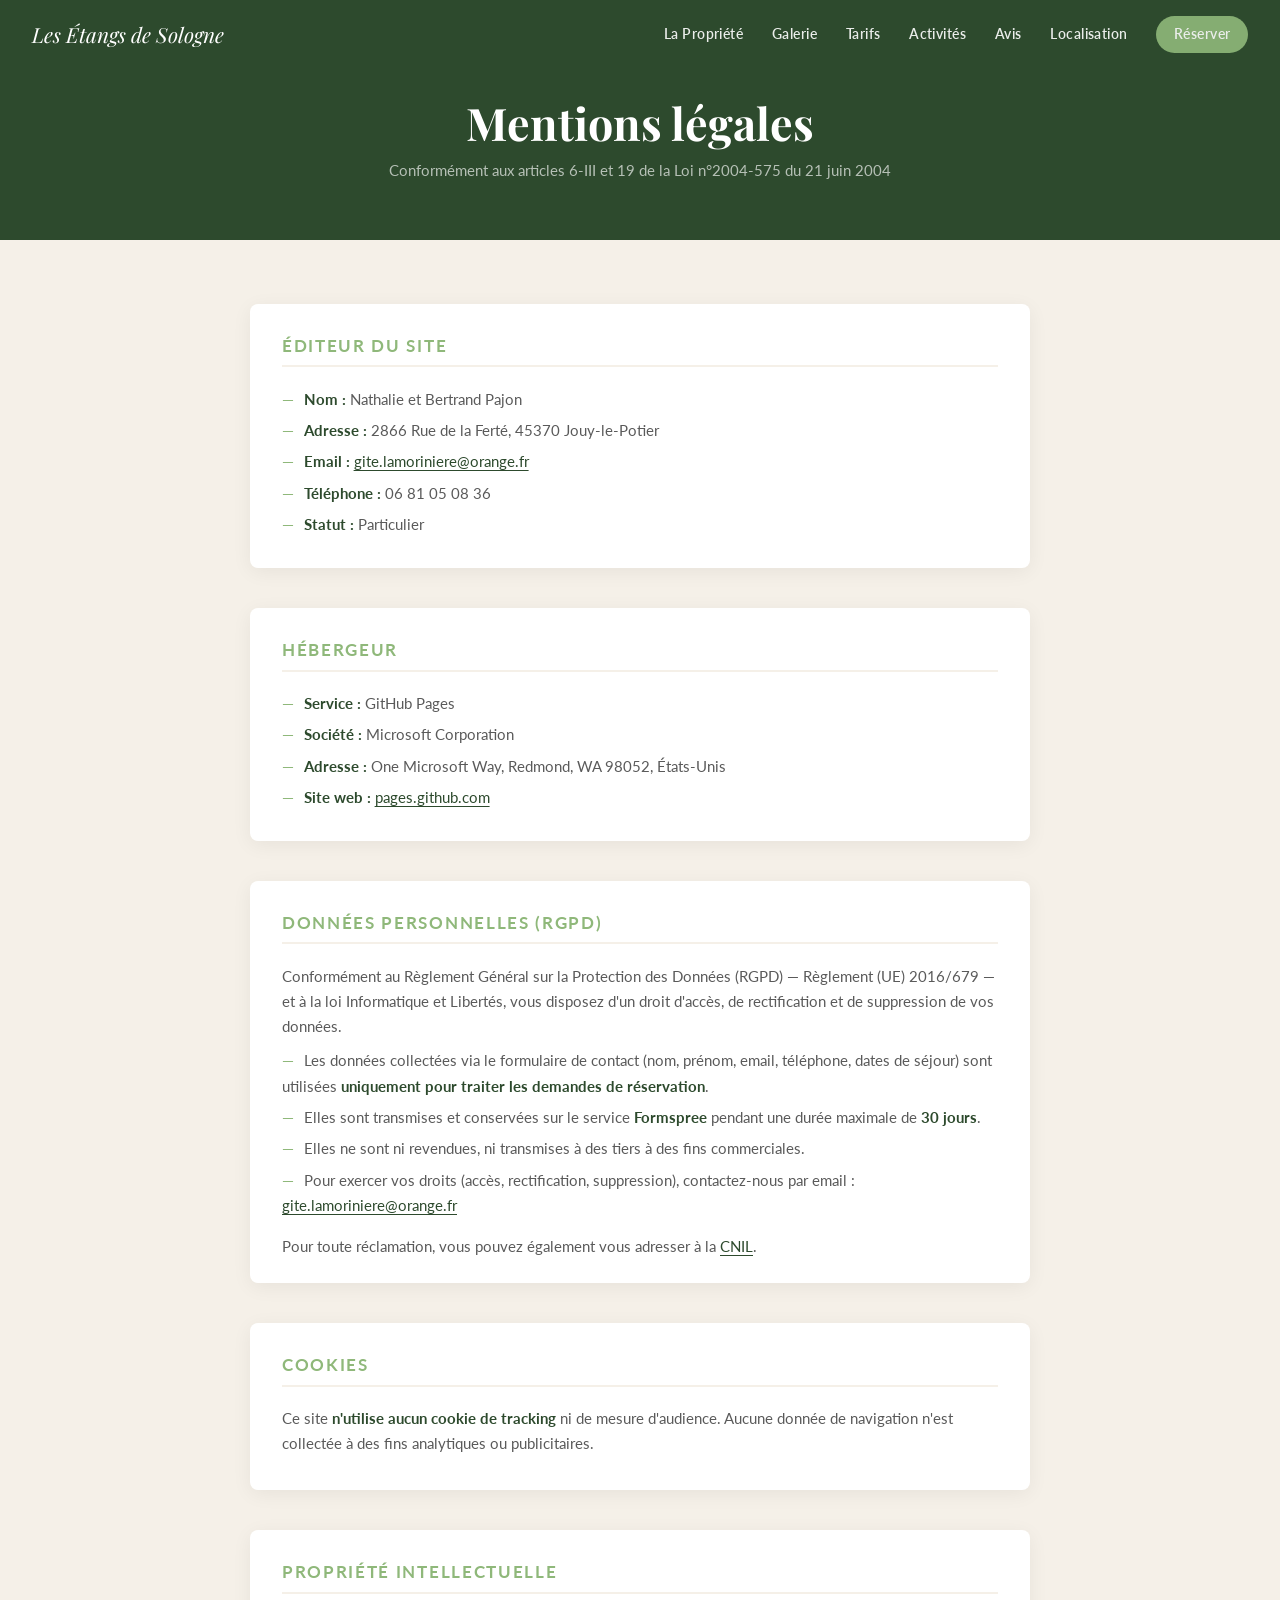
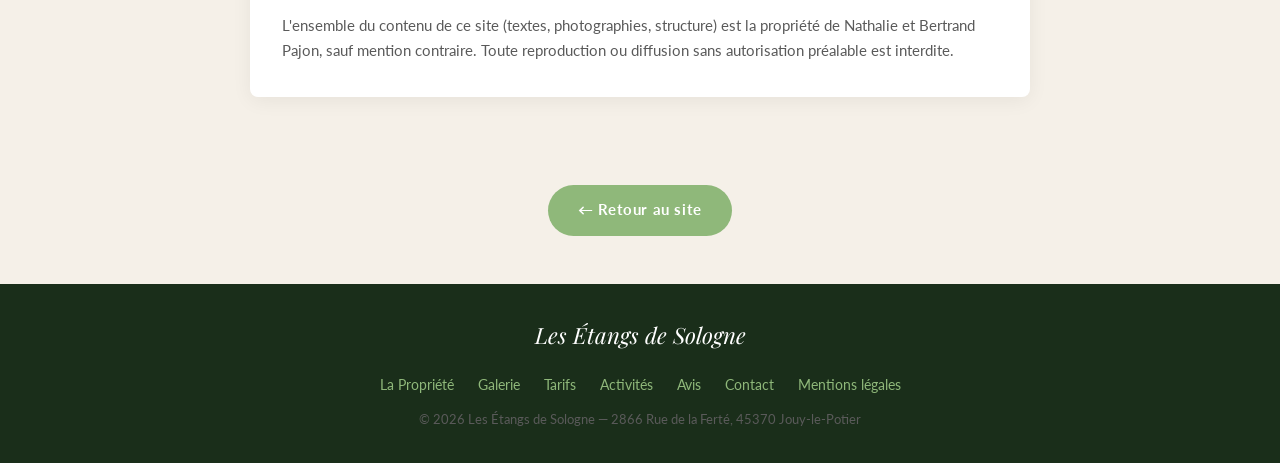
<file: mentions-legales.html>
<!DOCTYPE html>
<html lang="fr">
<head>
  <meta charset="UTF-8" />
  <meta name="viewport" content="width=device-width, initial-scale=1.0" />
  <meta name="description" content="Mentions légales — Gîte des Étangs de Sologne" />
  <title>Mentions légales — Gîte des Étangs de Sologne</title>

  <link rel="preconnect" href="https://fonts.googleapis.com" />
  <link rel="preconnect" href="https://fonts.gstatic.com" crossorigin />
  <link href="https://fonts.googleapis.com/css2?family=Playfair+Display:ital,wght@0,400;0,700;1,400&family=Lato:wght@300;400;700&display=swap" rel="stylesheet" />

  <link rel="icon" type="image/svg+xml" href="favicon.svg" />
  <link rel="icon" type="image/x-icon" href="favicon.ico" />
  <link rel="stylesheet" href="css/style.css" />
  <script defer src="https://cloud.umami.is/script.js" data-website-id="df7cb297-4571-4f87-bd8f-b33689341c84"></script>

  <style>
    /* ---- Page mentions légales ---- */
    .ml-header {
      background: var(--vert-foret);
      padding: 6rem 1.5rem 3.5rem;
      text-align: center;
      color: var(--blanc);
    }

    .ml-header h1 {
      font-family: var(--font-titre);
      font-size: clamp(1.8rem, 4vw, 2.8rem);
      color: var(--blanc);
      margin-bottom: 0.5rem;
    }

    .ml-header p {
      font-size: 0.95rem;
      color: rgba(255,255,255,0.65);
      margin: 0;
    }

    .ml-body {
      background: var(--lin);
      padding: clamp(2.5rem, 5vw, 4rem) 1.5rem;
    }

    .ml-inner {
      max-width: 780px;
      margin: 0 auto;
      display: flex;
      flex-direction: column;
      gap: 2.5rem;
    }

    .ml-section {
      background: var(--blanc);
      border-radius: var(--radius);
      padding: 2rem 2rem 1.5rem;
      box-shadow: 0 4px 20px rgba(0,0,0,0.06);
    }

    .ml-section h2 {
      font-size: 1.05rem;
      font-family: var(--font-corps);
      font-weight: 700;
      text-transform: uppercase;
      letter-spacing: 0.1em;
      color: var(--vert-tendre);
      margin-bottom: 1.2rem;
      padding-bottom: 0.6rem;
      border-bottom: 2px solid var(--lin);
    }

    .ml-section p,
    .ml-section li {
      font-size: 0.95rem;
      color: var(--texte-clair);
      margin-bottom: 0.6rem;
      line-height: 1.65;
    }

    .ml-section li { margin-bottom: 0.4rem; }

    .ml-section ul {
      list-style: none;
      padding: 0;
    }

    .ml-section ul li::before {
      content: '—';
      color: var(--vert-tendre);
      margin-right: 0.6rem;
      font-weight: 700;
    }

    .ml-section strong {
      color: var(--vert-foret);
      font-weight: 700;
    }

    .ml-section a {
      color: var(--vert-foret);
      text-decoration: underline;
      text-underline-offset: 3px;
    }

    .ml-section a:hover { color: var(--vert-tendre); }

    .ml-back {
      text-align: center;
      padding: 1.5rem 1.5rem 3rem;
      background: var(--lin);
    }

    @media (max-width: 479px) {
      .ml-section { padding: 1.5rem 1.25rem 1.25rem; }
    }
  </style>
</head>
<body>

  <!-- NAVIGATION -->
  <nav id="navbar" role="navigation" aria-label="Navigation principale">
    <a href="index.html" class="nav-logo">Les Étangs de Sologne</a>

    <div class="nav-links" id="nav-links">
      <a href="index.html#propriete">La Propriété</a>
      <a href="index.html#galerie">Galerie</a>
      <a href="index.html#tarifs">Tarifs</a>
      <a href="index.html#activites">Activités</a>
      <a href="index.html#avis">Avis</a>
      <a href="index.html#localisation">Localisation</a>
      <a href="index.html#contact" class="btn btn-primary">Réserver</a>
    </div>

    <button class="nav-burger" aria-label="Menu" aria-expanded="false" aria-controls="nav-links">
      <span></span><span></span><span></span>
    </button>
  </nav>

  <!-- EN-TÊTE -->
  <header class="ml-header">
    <h1>Mentions légales</h1>
    <p>Conformément aux articles 6-III et 19 de la Loi n°2004-575 du 21 juin 2004</p>
  </header>

  <!-- CONTENU -->
  <main class="ml-body">
    <div class="ml-inner">

      <!-- Éditeur -->
      <section class="ml-section">
        <h2>Éditeur du site</h2>
        <ul>
          <li><strong>Nom :</strong> Nathalie et Bertrand Pajon</li>
          <li><strong>Adresse :</strong> 2866 Rue de la Ferté, 45370 Jouy-le-Potier</li>
          <li><strong>Email :</strong> <a href="mailto:gite.lamoriniere@orange.fr">gite.lamoriniere@orange.fr</a></li>
          <li><strong>Téléphone :</strong> 06 81 05 08 36</li>
          <li><strong>Statut :</strong> Particulier</li>
        </ul>
      </section>

      <!-- Hébergeur -->
      <section class="ml-section">
        <h2>Hébergeur</h2>
        <ul>
          <li><strong>Service :</strong> GitHub Pages</li>
          <li><strong>Société :</strong> Microsoft Corporation</li>
          <li><strong>Adresse :</strong> One Microsoft Way, Redmond, WA 98052, États-Unis</li>
          <li><strong>Site web :</strong> <a href="https://pages.github.com" target="_blank" rel="noopener noreferrer">pages.github.com</a></li>
        </ul>
      </section>

      <!-- Données personnelles -->
      <section class="ml-section">
        <h2>Données personnelles (RGPD)</h2>
        <p>
          Conformément au Règlement Général sur la Protection des Données (RGPD) — Règlement (UE) 2016/679 — et à la loi Informatique et Libertés, vous disposez d'un droit d'accès, de rectification et de suppression de vos données.
        </p>
        <ul>
          <li>Les données collectées via le formulaire de contact (nom, prénom, email, téléphone, dates de séjour) sont utilisées <strong>uniquement pour traiter les demandes de réservation</strong>.</li>
          <li>Elles sont transmises et conservées sur le service <strong>Formspree</strong> pendant une durée maximale de <strong>30 jours</strong>.</li>
          <li>Elles ne sont ni revendues, ni transmises à des tiers à des fins commerciales.</li>
          <li>Pour exercer vos droits (accès, rectification, suppression), contactez-nous par email : <a href="mailto:gite.lamoriniere@orange.fr">gite.lamoriniere@orange.fr</a></li>
        </ul>
        <p style="margin-top:1rem;margin-bottom:0">
          Pour toute réclamation, vous pouvez également vous adresser à la <a href="https://www.cnil.fr" target="_blank" rel="noopener noreferrer">CNIL</a>.
        </p>
      </section>

      <!-- Cookies -->
      <section class="ml-section">
        <h2>Cookies</h2>
        <p>
          Ce site <strong>n'utilise aucun cookie de tracking</strong> ni de mesure d'audience. Aucune donnée de navigation n'est collectée à des fins analytiques ou publicitaires.
        </p>
      </section>

      <!-- Propriété intellectuelle -->
      <section class="ml-section">
        <h2>Propriété intellectuelle</h2>
        <p>
          L'ensemble du contenu de ce site (textes, photographies, structure) est la propriété de Nathalie et Bertrand Pajon, sauf mention contraire. Toute reproduction ou diffusion sans autorisation préalable est interdite.
        </p>
      </section>

    </div>
  </main>

  <div class="ml-back">
    <a href="index.html" class="btn btn-primary">← Retour au site</a>
  </div>

  <!-- FOOTER -->
  <footer>
    <div class="footer-inner">
      <div class="footer-logo">Les Étangs de Sologne</div>
      <div class="footer-links">
        <a href="index.html#propriete">La Propriété</a>
        <a href="index.html#galerie">Galerie</a>
        <a href="index.html#tarifs">Tarifs</a>
        <a href="index.html#activites">Activités</a>
        <a href="index.html#avis">Avis</a>
        <a href="index.html#contact">Contact</a>
        <a href="mentions-legales.html" aria-current="page">Mentions légales</a>
      </div>
      <p style="margin:0;font-size:0.8rem">
        &copy; 2026 Les Étangs de Sologne &mdash;
        2866 Rue de la Ferté, 45370 Jouy-le-Potier
      </p>
    </div>
  </footer>

  <script>
    // Navbar sticky + burger (autonome, sans dépendance à main.js)
    const navbar = document.getElementById('navbar');
    window.addEventListener('scroll', () => {
      navbar.classList.toggle('scrolled', window.scrollY > 40);
    }, { passive: true });

    const burger   = document.querySelector('.nav-burger');
    const navLinks = document.querySelector('.nav-links');
    if (burger && navLinks) {
      burger.addEventListener('click', () => {
        const open = navLinks.classList.toggle('open');
        burger.classList.toggle('active', open);
        burger.setAttribute('aria-expanded', open);
        document.body.style.overflow = open ? 'hidden' : '';
      });
      navLinks.querySelectorAll('a').forEach(link => {
        link.addEventListener('click', () => {
          navLinks.classList.remove('open');
          burger.classList.remove('active');
          burger.setAttribute('aria-expanded', 'false');
          document.body.style.overflow = '';
        });
      });
    }
  </script>

</body>
</html>
</file>
<file: css/style.css>
/* =====================================================
   GÎTE DES ÉTANGS DE SOLOGNE — Feuille de style
   Palette : vert forêt #2D4A2D | vert tendre #8FB87A
             beige roseau #C8B89A | lin clair #F5F0E8
   ===================================================== */

/* ---------- RESET & BASE ---------- */
*, *::before, *::after {
  box-sizing: border-box;
  margin: 0;
  padding: 0;
}

:root {
  --vert-foret:  #2D4A2D;
  --vert-tendre: #8FB87A;
  --beige:       #C8B89A;
  --lin:         #F5F0E8;
  --blanc:       #FFFFFF;
  --texte:       #2C2C2C;
  --texte-clair: #5A5A5A;
  --ombre:       rgba(0,0,0,0.12);

  --font-titre: 'Playfair Display', Georgia, serif;
  --font-corps: 'Lato', Arial, sans-serif;

  --transition: 0.35s ease;
  --radius: 8px;
  --section-pad: clamp(3rem, 6vw, 5rem);
}

html {
  scroll-behavior: smooth;
  font-size: 16px;
}

body {
  font-family: var(--font-corps);
  color: var(--texte);
  background: var(--lin);
  line-height: 1.7;
  overflow-x: hidden;
}

img {
  display: block;
  max-width: 100%;
  height: auto;
}

a {
  color: inherit;
  text-decoration: none;
}

ul { list-style: none; }

/* ---------- TYPOGRAPHIE ---------- */
h1, h2, h3, h4 {
  font-family: var(--font-titre);
  line-height: 1.2;
  color: var(--vert-foret);
}

h2 {
  font-size: clamp(1.8rem, 4vw, 2.8rem);
  margin-bottom: 0.4em;
}

h3 {
  font-size: clamp(1.2rem, 2.5vw, 1.6rem);
  margin-bottom: 0.5em;
}

p {
  margin-bottom: 1em;
  color: var(--texte-clair);
}

.section-subtitle {
  font-family: var(--font-corps);
  font-size: 1rem;
  color: var(--beige);
  text-transform: uppercase;
  letter-spacing: 0.15em;
  margin-bottom: 0.5rem;
}

/* ---------- BOUTONS ---------- */
.btn {
  display: inline-block;
  padding: 0.85em 2em;
  border-radius: 50px;
  font-family: var(--font-corps);
  font-weight: 700;
  font-size: 0.95rem;
  letter-spacing: 0.04em;
  cursor: pointer;
  transition: transform var(--transition), box-shadow var(--transition), background var(--transition);
  border: none;
}

.btn:hover {
  transform: translateY(-2px);
  box-shadow: 0 8px 24px var(--ombre);
}

.btn-primary {
  background: var(--vert-tendre);
  color: var(--blanc);
}

.btn-primary:hover { background: var(--vert-foret); }

.btn-outline {
  background: transparent;
  color: var(--blanc);
  border: 2px solid var(--blanc);
}

.btn-outline:hover {
  background: var(--blanc);
  color: var(--vert-foret);
}

.btn-dark {
  background: var(--vert-foret);
  color: var(--blanc);
}

.btn-dark:hover { background: #1a2e1a; }

/* ---------- NAVIGATION ---------- */
#navbar {
  position: fixed;
  top: 0;
  left: 0;
  right: 0;
  z-index: 1000;
  padding: 1rem 2rem;
  display: flex;
  align-items: center;
  justify-content: space-between;
  transition: background var(--transition), padding var(--transition), box-shadow var(--transition);
}

#navbar.scrolled {
  background: var(--vert-foret);
  padding: 0.6rem 2rem;
  box-shadow: 0 2px 20px var(--ombre);
}

.nav-logo {
  font-family: var(--font-titre);
  font-size: 1.3rem;
  color: var(--blanc);
  font-style: italic;
}

.nav-links {
  display: flex;
  gap: 1.8rem;
  align-items: center;
}

.nav-links a {
  color: var(--blanc);
  font-size: 0.9rem;
  font-weight: 600;
  letter-spacing: 0.03em;
  opacity: 0.9;
  transition: opacity var(--transition);
}

.nav-links a:hover { opacity: 1; }

.nav-links .btn {
  padding: 0.5em 1.3em;
  font-size: 0.85rem;
}

.nav-burger {
  display: none;
  flex-direction: column;
  gap: 5px;
  cursor: pointer;
  padding: 4px;
}

.nav-burger span {
  display: block;
  width: 26px;
  height: 2px;
  background: var(--blanc);
  border-radius: 2px;
  transition: var(--transition);
}

/* ---------- SÉPARATEURS EN VAGUE ---------- */
.wave-separator {
  width: 100%;
  overflow: hidden;
  line-height: 0;
  margin-bottom: -1px;
}

.wave-separator svg {
  display: block;
  width: 100%;
  height: 60px;
}

/* ---------- SECTION HERO ---------- */
#hero {
  position: relative;
  height: 100vh;
  min-height: 600px;
  display: flex;
  align-items: center;
  justify-content: center;
  text-align: center;
  overflow: hidden;
}

.hero-bg {
  position: absolute;
  inset: 0;
  background-image: url('https://picsum.photos/seed/sologne-lac/1920/1080');
  background-size: cover;
  background-position: center;
  transform: scale(1.05);
  transition: transform 8s ease-out;
}

#hero.loaded .hero-bg { transform: scale(1); }

.hero-overlay {
  position: absolute;
  inset: 0;
  background: linear-gradient(
    160deg,
    rgba(45, 74, 45, 0.65) 0%,
    rgba(0, 0, 0, 0.45) 100%
  );
}

.hero-content {
  position: relative;
  z-index: 1;
  color: var(--blanc);
  padding: 0 1.5rem;
  max-width: 800px;
}

.hero-eyebrow {
  display: inline-block;
  font-size: 0.85rem;
  letter-spacing: 0.25em;
  text-transform: uppercase;
  color: var(--vert-tendre);
  margin-bottom: 1rem;
  opacity: 0;
  animation: fadeUp 0.8s 0.3s forwards;
}

.hero-content h1 {
  font-family: var(--font-titre);
  font-size: clamp(2.5rem, 7vw, 5rem);
  color: var(--blanc);
  margin-bottom: 1rem;
  opacity: 0;
  animation: fadeUp 0.8s 0.6s forwards;
}

.hero-content p {
  font-size: clamp(1rem, 2.5vw, 1.3rem);
  color: rgba(255,255,255,0.88);
  max-width: 560px;
  margin: 0 auto 2rem;
  opacity: 0;
  animation: fadeUp 0.8s 0.9s forwards;
}

.hero-buttons {
  display: flex;
  gap: 1rem;
  justify-content: center;
  flex-wrap: wrap;
  opacity: 0;
  animation: fadeUp 0.8s 1.1s forwards;
}

.hero-scroll {
  position: absolute;
  bottom: 2rem;
  left: 50%;
  transform: translateX(-50%);
  color: var(--blanc);
  font-size: 0.75rem;
  letter-spacing: 0.15em;
  text-transform: uppercase;
  opacity: 0.7;
  display: flex;
  flex-direction: column;
  align-items: center;
  gap: 0.5rem;
  animation: bounce 2s infinite 2s;
}

.hero-scroll::after {
  content: '';
  display: block;
  width: 1px;
  height: 40px;
  background: var(--blanc);
  opacity: 0.6;
}

/* ---------- SECTION VIDÉO ---------- */
#video {
  background: var(--lin);
  padding: var(--section-pad) 1.5rem;
}

.video-wrapper {
  width: 100%;
  max-width: 900px;
  margin: 2rem auto 0;
  aspect-ratio: 16 / 9;
  border-radius: var(--radius);
  overflow: hidden;
  box-shadow: 0 16px 48px rgba(0,0,0,0.12);
}

.video-wrapper iframe {
  width: 100%;
  height: 100%;
  border: 0;
  display: block;
}

/* ---------- SECTION PROPRIÉTÉ ---------- */
#propriete {
  background: var(--blanc);
  padding: var(--section-pad) 1.5rem;
}

.section-inner {
  max-width: 1100px;
  margin: 0 auto;
}

.section-header {
  text-align: center;
  margin-bottom: 3rem;
}

.propriete-grid {
  display: grid;
  grid-template-columns: 1fr;
  gap: 3rem;
  align-items: center;
}

@media (min-width: 768px) {
  #propriete .section-inner {
    max-width: 1200px;
  }

  .propriete-grid {
    grid-template-columns: 1.15fr 1fr;
    align-items: start;
  }
}

.propriete-image {
  border-radius: var(--radius);
  overflow: hidden;
  box-shadow: 0 16px 48px var(--ombre);
  aspect-ratio: 4/3;
}

.propriete-image img {
  width: 100%;
  height: 100%;
  object-fit: cover;
  transition: transform 0.6s ease;
}

.propriete-image:hover img { transform: scale(1.04); }

.propriete-stats {
  display: grid;
  grid-template-columns: repeat(3, 1fr);
  gap: 1rem;
  margin: 1.8rem 0;
}

.stat-item {
  text-align: center;
  padding: 1rem;
  background: var(--lin);
  border-radius: var(--radius);
}

.stat-item .stat-num {
  font-family: var(--font-titre);
  font-size: 2rem;
  color: var(--vert-foret);
  display: block;
}

.stat-item .stat-label {
  font-size: 0.78rem;
  color: var(--texte-clair);
  text-transform: uppercase;
  letter-spacing: 0.08em;
}

.equipements-list {
  display: grid;
  grid-template-columns: repeat(auto-fill, minmax(160px, 1fr));
  gap: 0.5rem;
  margin-top: 1.2rem;
}

.equipements-list li {
  display: flex;
  align-items: center;
  gap: 0.5rem;
  font-size: 0.9rem;
  color: var(--texte-clair);
}

.equipements-list li::before {
  content: '✓';
  color: var(--vert-tendre);
  font-weight: 700;
  flex-shrink: 0;
}

/* ---------- SECTION GALERIE ---------- */
#galerie {
  background: var(--lin);
  padding: var(--section-pad) 1.5rem;
}

.galerie-tabs {
  display: flex;
  gap: 0.75rem;
  justify-content: center;
  margin-bottom: 2rem;
}

.galerie-tab {
  padding: 0.55rem 1.8rem;
  border: 2px solid var(--vert-foret);
  background: transparent;
  color: var(--vert-foret);
  font-size: 1rem;
  font-family: var(--font-corps);
  font-weight: 700;
  border-radius: 2rem;
  cursor: pointer;
  transition: background var(--transition), color var(--transition);
}

.galerie-tab:hover,
.galerie-tab.active {
  background: var(--vert-foret);
  color: var(--blanc);
}

.galerie-hidden {
  display: none !important;
}

.galerie-carousel {
  display: flex;
  align-items: center;
  gap: 0.5rem;
  margin-top: 2.5rem;
  --visible: 1;
}

@media (min-width: 600px) {
  .galerie-carousel { --visible: 3; }
}

.galerie-viewport {
  overflow: hidden;
  flex: 1;
  min-width: 0;
}

.galerie-track {
  display: flex;
  gap: 0.75rem;
  transition: transform 0.4s ease;
}

.galerie-track .galerie-item {
  flex: 0 0 calc((100% - (var(--visible) - 1) * 0.75rem) / var(--visible));
}

.galerie-arrow {
  flex: 0 0 auto;
  width: 2.75rem;
  height: 2.75rem;
  border-radius: 50%;
  border: 2px solid var(--vert-foret);
  background: var(--blanc);
  color: var(--vert-foret);
  font-size: 1.5rem;
  line-height: 1;
  cursor: pointer;
  display: flex;
  align-items: center;
  justify-content: center;
  transition: background var(--transition), color var(--transition), opacity var(--transition);
}

.galerie-arrow:hover:not(:disabled) {
  background: var(--vert-foret);
  color: var(--blanc);
}

.galerie-arrow:disabled {
  opacity: 0.3;
  cursor: default;
}

.galerie-carousel--no-nav .galerie-arrow {
  visibility: hidden;
}

.galerie-item {
  position: relative;
  overflow: hidden;
  border-radius: var(--radius);
  cursor: pointer;
  aspect-ratio: 1;
  background: var(--beige);
}

.galerie-item img {
  width: 100%;
  height: 100%;
  object-fit: cover;
  transition: transform 0.5s ease;
}

.galerie-item:hover img { transform: scale(1.08); }

.galerie-overlay {
  position: absolute;
  inset: 0;
  background: rgba(45, 74, 45, 0.55);
  display: flex;
  align-items: center;
  justify-content: center;
  opacity: 0;
  transition: opacity var(--transition);
}

.galerie-item:hover .galerie-overlay { opacity: 1; }

.galerie-overlay span {
  color: var(--blanc);
  font-size: 2rem;
}

/* LIGHTBOX */
#lightbox {
  position: fixed;
  inset: 0;
  z-index: 2000;
  background: rgba(0,0,0,0.92);
  display: flex;
  align-items: center;
  justify-content: center;
  opacity: 0;
  pointer-events: none;
  transition: opacity 0.3s;
}

#lightbox.active {
  opacity: 1;
  pointer-events: all;
}

#lightbox img {
  max-width: 90vw;
  max-height: 85vh;
  object-fit: contain;
  border-radius: var(--radius);
  box-shadow: 0 0 60px rgba(0,0,0,0.5);
}

.lightbox-close {
  position: absolute;
  top: 1.5rem;
  right: 1.5rem;
  color: var(--blanc);
  font-size: 2rem;
  cursor: pointer;
  line-height: 1;
  opacity: 0.8;
  transition: opacity var(--transition);
  background: none;
  border: none;
}

.lightbox-close:hover { opacity: 1; }

.lightbox-nav {
  position: absolute;
  top: 50%;
  transform: translateY(-50%);
  color: var(--blanc);
  font-size: 2.5rem;
  cursor: pointer;
  opacity: 0.7;
  background: none;
  border: none;
  transition: opacity var(--transition);
  padding: 1rem;
  line-height: 1;
}

.lightbox-nav:hover { opacity: 1; }

#lightbox-prev { left: 1rem; }
#lightbox-next { right: 1rem; }

.lightbox-caption {
  position: absolute;
  bottom: 1.5rem;
  left: 50%;
  transform: translateX(-50%);
  color: rgba(255,255,255,0.75);
  font-size: 0.9rem;
  letter-spacing: 0.05em;
}

/* ---------- SECTION TARIFS ---------- */
#tarifs {
  background: var(--vert-foret);
  padding: var(--section-pad) 1.5rem;
  color: var(--blanc);
}

#tarifs h2, #tarifs h3 {
  color: var(--blanc);
}

#tarifs .section-subtitle {
  color: var(--vert-tendre);
}

#tarifs p { color: rgba(255,255,255,0.75); }

.tarifs-layout {
  display: grid;
  grid-template-columns: 1fr;
  gap: 2.5rem;
  margin-top: 2.5rem;
}

@media (min-width: 900px) {
  .tarifs-layout { grid-template-columns: 1fr 1fr; }
}

.tarifs-table-wrap {
  overflow-x: auto;
}

table.tarifs-table {
  width: 100%;
  border-collapse: collapse;
  font-size: 0.9rem;
}

.tarifs-table th {
  background: rgba(255,255,255,0.12);
  color: var(--vert-tendre);
  padding: 0.75rem 1rem;
  text-align: left;
  font-weight: 700;
  text-transform: uppercase;
  letter-spacing: 0.06em;
  font-size: 0.78rem;
}

.tarifs-table td {
  padding: 0.9rem 1rem;
  border-bottom: 1px solid rgba(255,255,255,0.08);
  color: rgba(255,255,255,0.85);
}

.tarifs-table tr:last-child td { border-bottom: none; }

.tarifs-table tr:hover td {
  background: rgba(255,255,255,0.05);
}

.prix-highlight {
  font-family: var(--font-titre);
  font-size: 1.2rem;
  color: var(--vert-tendre);
}

.tarifs-infos {
  display: flex;
  flex-direction: column;
  gap: 1.2rem;
}

.info-card {
  background: rgba(255,255,255,0.07);
  border: 1px solid rgba(255,255,255,0.12);
  border-radius: var(--radius);
  padding: 1.2rem 1.5rem;
}

.info-card h4 {
  color: var(--vert-tendre);
  font-family: var(--font-corps);
  font-size: 0.82rem;
  text-transform: uppercase;
  letter-spacing: 0.1em;
  margin-bottom: 0.4rem;
}

.info-card p {
  color: rgba(255,255,255,0.75);
  font-size: 0.9rem;
  margin: 0;
}

.tarifs-cta {
  text-align: center;
  margin-top: 3rem;
}

/* ---------- SECTION ACTIVITÉS ---------- */
#activites {
  background: var(--blanc);
  padding: var(--section-pad) 1.5rem;
}

.activites-grid {
  display: grid;
  grid-template-columns: 1fr;
  gap: 1.5rem;
  margin-top: 2.5rem;
}

@media (min-width: 540px) {
  .activites-grid { grid-template-columns: repeat(2, 1fr); }
}

@media (min-width: 900px) {
  .activites-grid { grid-template-columns: repeat(3, 1fr); }
}

.activite-card {
  border-radius: var(--radius);
  overflow: hidden;
  background: var(--lin);
  transition: box-shadow var(--transition), transform var(--transition);
}

.activite-card:hover {
  transform: translateY(-4px);
  box-shadow: 0 12px 36px var(--ombre);
}

.activite-img {
  aspect-ratio: 16/9;
  overflow: hidden;
}

.activite-img img {
  width: 100%;
  height: 100%;
  object-fit: cover;
  transition: transform 0.5s ease;
}

.activite-card:hover .activite-img img { transform: scale(1.06); }

.activite-body {
  padding: 1.2rem 1.4rem;
}

.activite-icon {
  font-size: 1.8rem;
  margin-bottom: 0.5rem;
  display: block;
}

.activite-body h3 {
  font-size: 1.1rem;
  color: var(--vert-foret);
  margin-bottom: 0.4rem;
}

.activite-body p,
.activite-desc p {
  font-size: 0.88rem;
  color: var(--texte-clair);
  margin: 0;
}

.activite-desc p + p {
  margin-top: 0.6rem;
}

.activite-desc ul {
  margin: 0.4rem 0 0;
  padding-left: 1.1rem;
  font-size: 0.88rem;
  color: var(--texte-clair);
}

.activite-desc li {
  margin-bottom: 0.2rem;
}

.activite-desc a {
  color: var(--vert-foret);
  text-decoration: underline;
}

/* ---------- SECTION PROPRIÉTAIRES ---------- */
#proprietaires {
  background: var(--lin);
  padding: var(--section-pad) 1.5rem;
}

.proprio-layout {
  display: grid;
  grid-template-columns: 1fr;
  gap: 3rem;
  align-items: center;
}

@media (min-width: 768px) {
  .proprio-layout { grid-template-columns: auto 1fr; }
}

.proprio-photo-wrap {
  display: flex;
  flex-direction: column;
  align-items: center;
  gap: 1rem;
}

.proprio-photo {
  width: 220px;
  height: 220px;
  border-radius: 50%;
  overflow: hidden;
  border: 5px solid var(--vert-tendre);
  box-shadow: 0 8px 32px var(--ombre);
  flex-shrink: 0;
}

.proprio-photo img {
  width: 100%;
  height: 100%;
  object-fit: cover;
}

.proprio-citation {
  background: var(--blanc);
  border-left: 4px solid var(--vert-tendre);
  padding: 1rem 1.2rem;
  border-radius: 0 var(--radius) var(--radius) 0;
  font-style: italic;
  font-family: var(--font-titre);
  font-size: 1rem;
  color: var(--vert-foret);
  max-width: 300px;
  text-align: center;
}

/* ---------- SECTION AVIS ---------- */
#avis {
  background: var(--vert-foret);
  padding: var(--section-pad) 1.5rem;
  color: var(--blanc);
}

#avis h2, #avis h3 { color: var(--blanc); }
#avis .section-subtitle { color: var(--vert-tendre); }
#avis p { color: rgba(255,255,255,0.75); }

.avis-grid {
  display: grid;
  grid-template-columns: 1fr;
  gap: 1.5rem;
  margin-top: 2.5rem;
}

@media (min-width: 600px) {
  .avis-grid { grid-template-columns: repeat(2, 1fr); }
}

@media (min-width: 900px) {
  .avis-grid { grid-template-columns: repeat(3, 1fr); }
}

.avis-card {
  background: rgba(255,255,255,0.07);
  border: 1px solid rgba(255,255,255,0.12);
  border-radius: var(--radius);
  padding: 1.5rem;
  display: flex;
  flex-direction: column;
  gap: 0.9rem;
  transition: background var(--transition);
}

.avis-card:hover { background: rgba(255,255,255,0.10); }

.avis-etoiles {
  color: var(--vert-tendre);
  font-size: 1.1rem;
  letter-spacing: 0.05em;
}

.avis-texte {
  font-family: var(--font-titre);
  font-style: italic;
  color: rgba(255,255,255,0.88);
  font-size: 0.95rem;
  line-height: 1.65;
  flex: 1;
  margin: 0;
  border: none;
  padding: 0;
}

.avis-footer {
  display: flex;
  flex-direction: column;
  align-items: flex-start;
  border-top: 1px solid rgba(255,255,255,0.12);
  padding-top: 0.75rem;
  gap: 0.2rem;
}

.avis-auteur {
  font-size: 0.82rem;
  color: var(--vert-tendre);
  text-transform: uppercase;
  letter-spacing: 0.06em;
  white-space: nowrap;
  overflow: hidden;
  text-overflow: ellipsis;
  max-width: 100%;
}

.avis-meta {
  font-size: 0.78rem;
  color: rgba(255,255,255,0.40);
  white-space: nowrap;
}

.avis-date {
  font-size: inherit;
  color: inherit;
}

/* ---------- SECTION LOCALISATION ---------- */
#localisation {
  background: var(--blanc);
  padding: var(--section-pad) 1.5rem;
}

.carte-wrap {
  margin-top: 2rem;
  border-radius: var(--radius);
  overflow: hidden;
  box-shadow: 0 8px 32px var(--ombre);
  height: 420px;
}

.carte-wrap iframe {
  width: 100%;
  height: 100%;
  border: none;
  display: block;
}

.localisation-infos {
  display: grid;
  grid-template-columns: 1fr;
  gap: 1rem;
  margin-top: 1.5rem;
}

@media (min-width: 600px) {
  .localisation-infos { grid-template-columns: repeat(3, 1fr); }
}

.loc-info {
  display: flex;
  align-items: flex-start;
  gap: 0.75rem;
  padding: 1rem;
  background: var(--lin);
  border-radius: var(--radius);
}

.loc-icon {
  font-size: 1.4rem;
  flex-shrink: 0;
  margin-top: 0.1rem;
}

.loc-info strong {
  display: block;
  font-size: 0.85rem;
  color: var(--vert-foret);
  margin-bottom: 0.2rem;
}

.loc-info span {
  font-size: 0.85rem;
  color: var(--texte-clair);
}

/* ---------- SECTION CONTACT ---------- */
#contact {
  background: var(--vert-foret);
  padding: var(--section-pad) 1.5rem;
}

#contact h2, #contact h3 { color: var(--blanc); }
#contact .section-subtitle { color: var(--vert-tendre); }
#contact p { color: rgba(255,255,255,0.75); }

.contact-layout {
  display: grid;
  grid-template-columns: 1fr;
  gap: 3rem;
  margin-top: 2.5rem;
}

@media (min-width: 768px) {
  .contact-layout {
    grid-template-columns: 1fr 1.6fr;
    align-items: start;
  }

  /* --- Contact : compactage desktop --- */
  #contact {
    padding: clamp(2rem, 4vw, 3.5rem) 1.5rem;
  }

  #contact .section-header {
    margin-bottom: 1.2rem;
  }

  .contact-form {
    padding: 1.25rem;
  }

  .form-group {
    margin-bottom: 0.5rem;
  }

  .form-row {
    gap: 0.55rem;
    margin-bottom: 0.5rem;
  }

  #contact textarea {
    height: 5rem; /* rows=4 rendrait ~133px ; height explicite force 80px */
  }

  #contact .form-rgpd {
    margin-bottom: 0.75rem;
  }

  /* --- Colonne gauche : sticky pendant le remplissage --- */
  .contact-left {
    position: sticky;
    top: 100px;
    align-self: start;
  }
}

.contact-left {
  display: flex;
  flex-direction: column;
  gap: 1.5rem;
}

.contact-message-lead {
  margin: 0;
  line-height: 1.65;
}

.contact-infos {
  display: flex;
  flex-direction: column;
  gap: 1.2rem;
}

.contact-item {
  display: flex;
  align-items: flex-start;
  gap: 1rem;
}

.contact-item-icon {
  font-size: 1.4rem;
  flex-shrink: 0;
}

.contact-item strong {
  display: block;
  color: var(--vert-tendre);
  font-size: 0.82rem;
  text-transform: uppercase;
  letter-spacing: 0.08em;
  margin-bottom: 0.2rem;
}

.contact-item span, .contact-item a {
  color: rgba(255,255,255,0.8);
  font-size: 0.95rem;
}

/* FORMULAIRE */
.contact-form {
  background: rgba(255,255,255,0.06);
  border: 1px solid rgba(255,255,255,0.12);
  border-radius: var(--radius);
  padding: 2rem;
}

.form-row {
  display: grid;
  grid-template-columns: 1fr;
  gap: 1rem;
  margin-bottom: 1rem;
}

@media (min-width: 480px) {
  .form-row { grid-template-columns: 1fr 1fr; }
}

.form-group {
  display: flex;
  flex-direction: column;
  gap: 0.4rem;
  margin-bottom: 1rem;
}

.form-group.full { grid-column: 1 / -1; }

label {
  font-size: 0.82rem;
  color: var(--vert-tendre);
  text-transform: uppercase;
  letter-spacing: 0.06em;
  font-weight: 700;
}

input, select, textarea {
  background: rgba(255,255,255,0.08);
  border: 1px solid rgba(255,255,255,0.18);
  border-radius: 6px;
  padding: 0.75rem 1rem;
  color: var(--blanc);
  font-family: var(--font-corps);
  font-size: 0.95rem;
  transition: border-color var(--transition), background var(--transition);
  width: 100%;
}

input::placeholder, textarea::placeholder {
  color: rgba(255,255,255,0.35);
}

input:focus, select:focus, textarea:focus {
  outline: none;
  border-color: var(--vert-tendre);
  background: rgba(255,255,255,0.12);
}

select option { background: var(--vert-foret); color: var(--blanc); }

textarea {
  resize: vertical;
  min-height: 120px;
}

.form-submit {
  text-align: right;
  margin-top: 0.5rem;
}

.form-submit .btn { width: 100%; }

@media (min-width: 480px) {
  .form-submit .btn { width: auto; }
}

.form-success {
  display: none;
  text-align: center;
  padding: 2rem;
  color: var(--vert-tendre);
  font-family: var(--font-titre);
  font-size: 1.2rem;
}

.form-error {
  display: none;
  margin-top: 1rem;
  padding: 0.9rem 1.2rem;
  background: rgba(180, 40, 40, 0.18);
  border: 1px solid rgba(220, 80, 80, 0.4);
  border-radius: var(--radius);
  color: #f8a0a0;
  font-family: Lato, sans-serif;
  font-size: 0.95rem;
  text-align: center;
}

.form-rgpd {
  display: flex;
  align-items: flex-start;
  gap: 0.75rem;
  margin-bottom: 1.25rem;
  font-family: Lato, sans-serif;
  font-size: 0.88rem;
  color: rgba(255,255,255,0.7);
  line-height: 1.4;
}

.form-rgpd input[type="checkbox"] {
  flex-shrink: 0;
  margin-top: 0.15rem;
  width: 1.1rem;
  height: 1.1rem;
  accent-color: var(--vert-tendre);
  cursor: pointer;
}

/* ---------- FOOTER ---------- */
footer {
  background: #1a2e1a;
  color: rgba(255,255,255,0.6);
  text-align: center;
  padding: 2rem 1.5rem;
  font-size: 0.85rem;
}

footer a {
  color: var(--vert-tendre);
  transition: opacity var(--transition);
}

footer a:hover { opacity: 0.8; }

.footer-inner {
  max-width: 900px;
  margin: 0 auto;
  display: flex;
  flex-direction: column;
  gap: 0.75rem;
  align-items: center;
}

.footer-logo {
  font-family: var(--font-titre);
  font-size: 1.4rem;
  color: var(--blanc);
  font-style: italic;
  margin-bottom: 0.5rem;
}

.footer-links {
  display: flex;
  gap: 1.5rem;
  flex-wrap: wrap;
  justify-content: center;
}

/* ---------- ANIMATIONS SCROLL ---------- */
.fade-in {
  opacity: 0;
  transform: translateY(28px);
  transition: opacity 0.7s ease, transform 0.7s ease;
}

.fade-in.visible {
  opacity: 1;
  transform: translateY(0);
}

.fade-in-delay-1 { transition-delay: 0.1s; }
.fade-in-delay-2 { transition-delay: 0.2s; }
.fade-in-delay-3 { transition-delay: 0.3s; }
.fade-in-delay-4 { transition-delay: 0.4s; }

/* ---------- KEYFRAMES ---------- */
@keyframes fadeUp {
  from { opacity: 0; transform: translateY(20px); }
  to   { opacity: 1; transform: translateY(0); }
}

@keyframes bounce {
  0%, 100% { transform: translateX(-50%) translateY(0); }
  50%       { transform: translateX(-50%) translateY(6px); }
}

/* ---------- RESPONSIVE NAV ---------- */
@media (max-width: 767px) {
  .nav-links {
    position: fixed;
    inset: 0;
    background: var(--vert-foret);
    flex-direction: column;
    align-items: center;
    justify-content: center;
    gap: 2rem;
    transform: translateX(100%);
    transition: transform 0.4s ease;
    z-index: 999;
  }

  .nav-links.open { transform: translateX(0); }

  .nav-links a { font-size: 1.2rem; }

  .nav-burger { display: flex; z-index: 1001; }

  .nav-burger.active span:nth-child(1) {
    transform: translateY(7px) rotate(45deg);
  }
  .nav-burger.active span:nth-child(2) { opacity: 0; }
  .nav-burger.active span:nth-child(3) {
    transform: translateY(-7px) rotate(-45deg);
  }
}

/* ---------- CALENDRIER ---------- */
.cal-nav {
  display: flex;
  justify-content: space-between;
  margin-bottom: 1rem;
}

.cal-btn {
  background: rgba(255,255,255,0.08);
  border: 1px solid rgba(255,255,255,0.2);
  color: rgba(255,255,255,0.85);
  padding: 0.4rem 1.1rem;
  border-radius: var(--radius);
  cursor: pointer;
  font-size: 0.85rem;
  transition: background 0.2s;
}

.cal-btn:hover:not(:disabled) {
  background: rgba(255,255,255,0.16);
}

.cal-btn:disabled {
  opacity: 0.25;
  cursor: default;
}

.cal-grid {
  display: grid;
  grid-template-columns: 1fr;
  gap: 1.5rem;
}

@media (min-width: 600px) {
  .cal-grid { grid-template-columns: repeat(3, 1fr); }
}

.cal-month {
  background: rgba(255,255,255,0.06);
  border: 1px solid rgba(255,255,255,0.1);
  border-radius: var(--radius);
  padding: 1rem;
}

.cal-title {
  font-family: var(--font-corps);
  font-size: 0.85rem;
  text-transform: uppercase;
  letter-spacing: 0.1em;
  color: var(--vert-tendre);
  text-align: center;
  margin-bottom: 0.75rem;
}

.cal-table {
  width: 100%;
  border-collapse: collapse;
  font-size: 0.78rem;
}

.cal-table th {
  color: rgba(255,255,255,0.45);
  text-align: center;
  padding: 0.3rem 0.1rem;
  font-weight: 400;
  background: none;
  font-size: 0.72rem;
  text-transform: none;
  letter-spacing: 0;
}

.cal-table td {
  text-align: center;
  padding: 0.3rem 0.1rem;
  border: none;
  border-radius: 4px;
  font-size: 0.78rem;
  cursor: default;
  color: rgba(255,255,255,0.6);
}

.cal-table td.cal-dispo {
  color: rgba(255,255,255,0.85);
}

.cal-table td.cal-indispo {
  background: rgba(220, 80, 80, 0.25);
  color: rgba(255,100,100,0.8);
  text-decoration: line-through;
}

.cal-table td.cal-past {
  color: rgba(255,255,255,0.2);
}

.cal-legende {
  display: flex;
  gap: 1.5rem;
  justify-content: center;
  margin-top: 1rem;
  font-size: 0.8rem;
  color: rgba(255,255,255,0.6);
}

.cal-leg-item {
  display: flex;
  align-items: center;
  gap: 0.4rem;
}

.cal-dot {
  display: inline-block;
  width: 10px;
  height: 10px;
  border-radius: 50%;
}

.cal-dot.cal-dispo  { background: rgba(143, 184, 122, 0.7); }
.cal-dot.cal-indispo { background: rgba(220, 80, 80, 0.5); }

/* ---------- UTILITAIRES ---------- */
.text-center { text-align: center; }
.mt-1 { margin-top: 1rem; }
.mt-2 { margin-top: 2rem; }

/* Barre de tag de saison */
.saison-badge {
  display: inline-block;
  padding: 0.2em 0.7em;
  border-radius: 20px;
  font-size: 0.75rem;
  font-weight: 700;
  text-transform: uppercase;
  letter-spacing: 0.06em;
}

.saison-haute  { background: #e8b84b22; color: #e8b84b; }
.saison-medium { background: #8FB87A22; color: #8FB87A; }
.saison-basse  { background: rgba(255,255,255,0.1); color: rgba(255,255,255,0.6); }

/* ============================================================
   RESPONSIVE MOBILE — cible 375 px (max-width: 479px)
   ============================================================ */
@media (max-width: 479px) {

  /* --- NAVIGATION --- */
  #navbar          { padding: 0.75rem 1rem; }
  #navbar.scrolled { padding: 0.45rem 1rem; }
  .nav-logo        { font-size: 1.05rem; }

  /* --- HERO --- */
  .hero-content h1 {
    font-size: clamp(1.75rem, 9vw, 2.2rem);
  }
  .hero-content p { font-size: 0.92rem; }
  .hero-buttons {
    flex-direction: column;
    align-items: center;
    gap: 0.75rem;
  }
  .hero-buttons .btn {
    width: 100%;
    max-width: 280px;
    text-align: center;
  }

  /* --- PROPRIÉTÉ --- */
  .propriete-grid       { gap: 1.5rem; }
  .propriete-stats      { grid-template-columns: repeat(2, 1fr); }
  .stat-item .stat-num  { font-size: 1.6rem; }
  .equipements-list     { grid-template-columns: 1fr; }

  /* --- GALERIE --- */
  .galerie-tabs { flex-wrap: wrap; gap: 0.5rem; }
  .galerie-tab  { font-size: 0.85rem; padding: 0.45rem 1.1rem; }
  .galerie-carousel { gap: 0.35rem; }
  .galerie-arrow     { width: 2.25rem; height: 2.25rem; font-size: 1.25rem; }

  /* --- TARIFS : tableau --- */
  .tarifs-table th,
  .tarifs-table td { padding: 0.5rem 0.4rem; font-size: 0.78rem; }
  .prix-highlight  { font-size: 1rem; }
  .info-card       { padding: 1rem; }

  /* --- LOCALISATION --- */
  .carte-wrap { height: 260px; }

  /* --- CONTACT --- */
  .contact-layout { gap: 2rem; }
  .contact-form   { padding: 1.25rem 1rem; }

  /* --- FOOTER --- */
  .footer-links { gap: 0.75rem; font-size: 0.82rem; }
}
</file>
